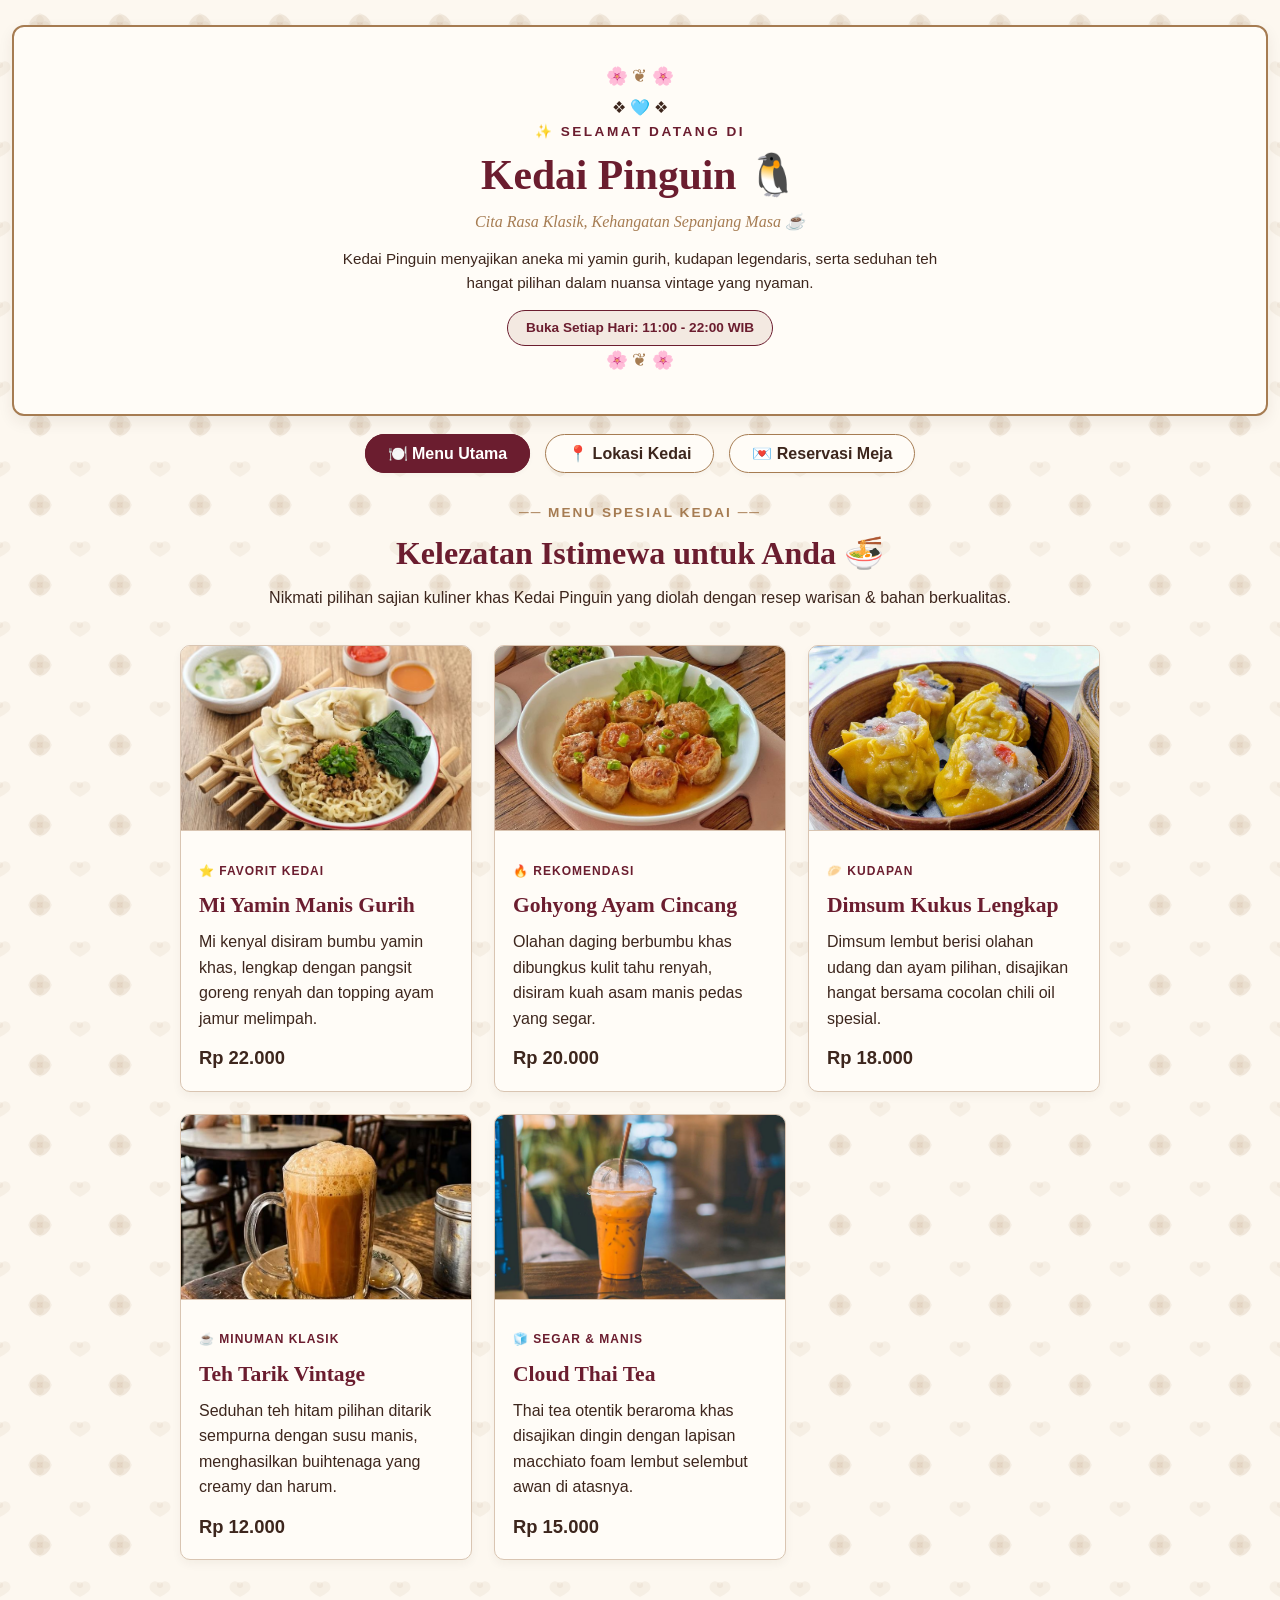
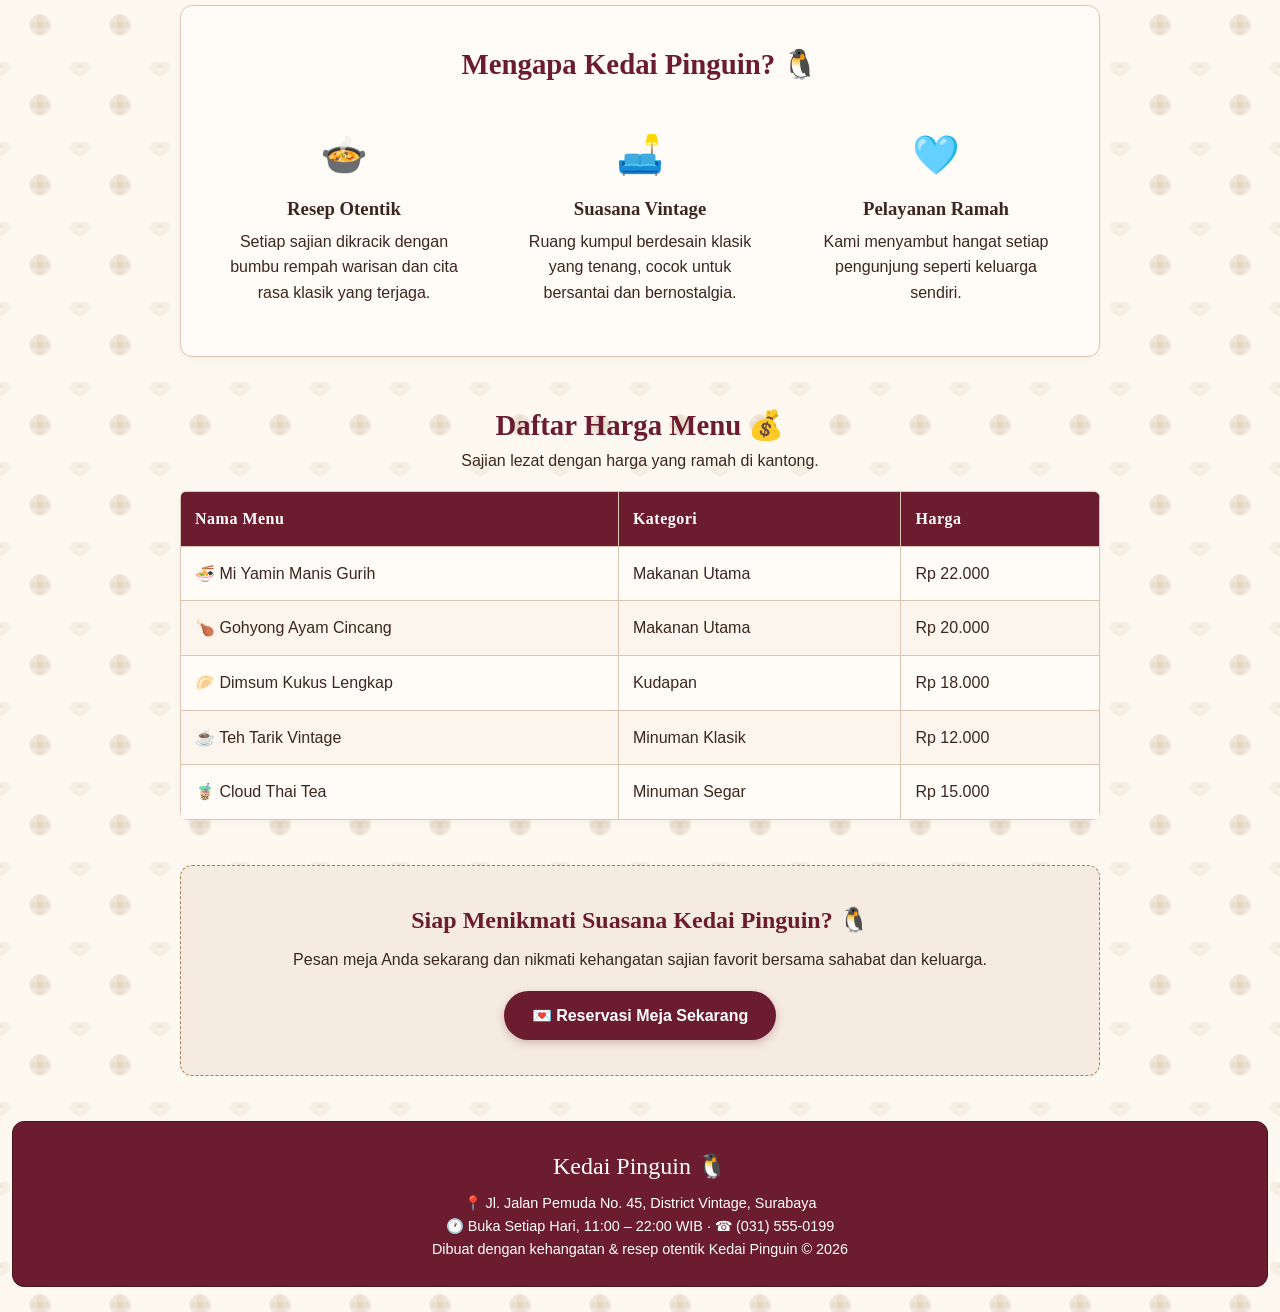
<file: index.html>
<!DOCTYPE html>
<html lang="id">

<head>
  <meta charset="UTF-8">
  <meta name="viewport" content="width=device-width, initial-scale=1.0">
  <title>Kedai Pinguin | Rasa Klasik & Kehangatan Vintage</title>
  <meta name="description" content="Kedai Pinguin — Sajian kuliner otentik dengan cita rasa vintage dan bahan segar.">
  <meta name="author" content="Kedai Pinguin">
  <link rel="stylesheet" href="style.css">
  <script src="script.js" defer></script>
</head>

<body>

  <!-- HEADER -->
  <header>
    <div class="header-ornament">❖ 🩵 ❖</div>
    <p class="welcome">✨ SELAMAT DATANG DI</p>
    <h1 id="site-name">
      <a href="index.html">Kedai Pinguin 🐧</a>
    </h1>
    <p id="tagline">Cita Rasa Klasik, Kehangatan Sepanjang Masa ☕</p>
    <p class="header-description">
      Kedai Pinguin menyajikan aneka mi yamin gurih, kudapan legendaris, serta seduhan teh hangat pilihan dalam nuansa vintage yang nyaman.
    </p>
    <p id="open-status" class="status-badge">Buka Setiap Hari: 11:00 - 22:00 WIB</p>
  </header>

  <!-- NAVIGATION -->
  <nav>
    <ul>
      <li><a class="current" href="index.html">🍽️ Menu Utama</a></li>
      <li><a href="location.html">📍 Lokasi Kedai</a></li>
      <li><a href="book.html">💌 Reservasi Meja</a></li>
    </ul>
  </nav>

  <!-- MAIN CONTENT -->
  <main>

    <!-- INTRO -->
    <section class="intro">
      <p class="small-title">── MENU SPESIAL KEDAI ──</p>
      <h2>Kelezatan Istimewa untuk Anda 🍜</h2>
      <p>Nikmati pilihan sajian kuliner khas Kedai Pinguin yang diolah dengan resep warisan & bahan berkualitas.</p>
    </section>

    <!-- MENU CARDS -->
    <div class="menu-container">

      <!-- MI YAMIN -->
      <div class="dish">
        <div class="dish-image">
          <img src="Mi yamin.jpeg" width="240" height="180" alt="Satu porsi Mi Yamin Kedai Pinguin">
        </div>
        <div class="dish-content">
          <span class="dish-tag">⭐ FAVORIT KEDAI</span>
          <h2>Mi Yamin Manis Gurih</h2>
          <p>Mi kenyal disiram bumbu yamin khas, lengkap dengan pangsit goreng renyah dan topping ayam jamur melimpah.</p>
          <p class="price">Rp 22.000</p>
        </div>
      </div>

      <!-- GOHYONG -->
      <div class="dish">
        <div class="dish-image">
          <img src="Gohyong.jpeg" width="240" height="180" alt="Gohyong goreng renyah khas Kedai Pinguin">
        </div>
        <div class="dish-content">
          <span class="dish-tag">🔥 REKOMENDASI</span>
          <h2>Gohyong Ayam Cincang</h2>
          <p>Olahan daging berbumbu khas dibungkus kulit tahu renyah, disiram kuah asam manis pedas yang segar.</p>
          <p class="price">Rp 20.000</p>
        </div>
      </div>

      <!-- DIMSUM -->
      <div class="dish">
        <div class="dish-image">
          <img src="Dimsum.jpeg" width="240" height="180" alt="Kukusan Dimsum hangat dalam wadah bambu">
        </div>
        <div class="dish-content">
          <span class="dish-tag">🥟 KUDAPAN</span>
          <h2>Dimsum Kukus Lengkap</h2>
          <p>Dimsum lembut berisi olahan udang dan ayam pilihan, disajikan hangat bersama cocolan chili oil spesial.</p>
          <p class="price">Rp 18.000</p>
        </div>
      </div>

      <!-- TEH TARIK -->
      <div class="dish">
        <div class="dish-image">
          <img src="Teh Tarik.jpeg" width="240" height="180" alt="Secangkir Teh Tarik hangat berbuih">
        </div>
        <div class="dish-content">
          <span class="dish-tag">☕ MINUMAN KLASIK</span>
          <h2>Teh Tarik Vintage</h2>
          <p>Seduhan teh hitam pilihan ditarik sempurna dengan susu manis, menghasilkan buihtenaga yang creamy dan harum.</p>
          <p class="price">Rp 12.000</p>
        </div>
      </div>

      <!-- CLOUD THAI TEA -->
      <div class="dish">
        <div class="dish-image">
          <img src="Cloud Thai Tea.jpeg" width="240" height="180" alt="Segelas Cloud Thai Tea dengan krim lembut">
        </div>
        <div class="dish-content">
          <span class="dish-tag">🧊 SEGAR & MANIS</span>
          <h2>Cloud Thai Tea</h2>
          <p>Thai tea otentik beraroma khas disajikan dingin dengan lapisan macchiato foam lembut selembut awan di atasnya.</p>
          <p class="price">Rp 15.000</p>
        </div>
      </div>

    </div>

    <!-- KEUNGGULAN KEDAI -->
    <section class="why-us">
      <h2>Mengapa Kedai Pinguin? 🐧</h2>
      <div class="features">
        <div class="feature">
          <span class="feature-icon">🍲</span>
          <h3>Resep Otentik</h3>
          <p>Setiap sajian dikracik dengan bumbu rempah warisan dan cita rasa klasik yang terjaga.</p>
        </div>
        <div class="feature">
          <span class="feature-icon">🛋️</span>
          <h3>Suasana Vintage</h3>
          <p>Ruang kumpul berdesain klasik yang tenang, cocok untuk bersantai dan bernostalgia.</p>
        </div>
        <div class="feature">
          <span class="feature-icon">🩵</span>
          <h3>Pelayanan Ramah</h3>
          <p>Kami menyambut hangat setiap pengunjung seperti keluarga sendiri.</p>
        </div>
      </div>
    </section>

    <!-- PRICE LIST TABLE -->
    <section class="price-section">
      <h2>Daftar Harga Menu 💰</h2>
      <p>Sajian lezat dengan harga yang ramah di kantong.</p>
      <table>
        <thead>
          <tr>
            <th>Nama Menu</th>
            <th>Kategori</th>
            <th>Harga</th>
          </tr>
        </thead>
        <tbody>
          <tr><td>🍜 Mi Yamin Manis Gurih</td><td>Makanan Utama</td><td>Rp 22.000</td></tr>
          <tr><td>🍗 Gohyong Ayam Cincang</td><td>Makanan Utama</td><td>Rp 20.000</td></tr>
          <tr><td>🥟 Dimsum Kukus Lengkap</td><td>Kudapan</td><td>Rp 18.000</td></tr>
          <tr><td>☕ Teh Tarik Vintage</td><td>Minuman Klasik</td><td>Rp 12.000</td></tr>
          <tr><td>🧋 Cloud Thai Tea</td><td>Minuman Segar</td><td>Rp 15.000</td></tr>
        </tbody>
      </table>
    </section>

    <!-- CALL TO ACTION -->
    <section class="cta">
      <h2>Siap Menikmati Suasana Kedai Pinguin? 🐧</h2>
      <p>Pesan meja Anda sekarang dan nikmati kehangatan sajian favorit bersama sahabat dan keluarga.</p>
      <a href="book.html" class="cta-button">💌 Reservasi Meja Sekarang</a>
    </section>

  </main>

  <!-- FOOTER -->
  <footer>
    <p class="footer-logo">Kedai Pinguin 🐧</p>
    <p>📍 Jl. Jalan Pemuda No. 45, District Vintage, Surabaya</p>
    <p>🕐 Buka Setiap Hari, 11:00 – 22:00 WIB · ☎ (031) 555-0199</p>
    <p class="copyright">Dibuat dengan kehangatan & resep otentik Kedai Pinguin © 2026</p>
  </footer>

</body>

</html>
</file>
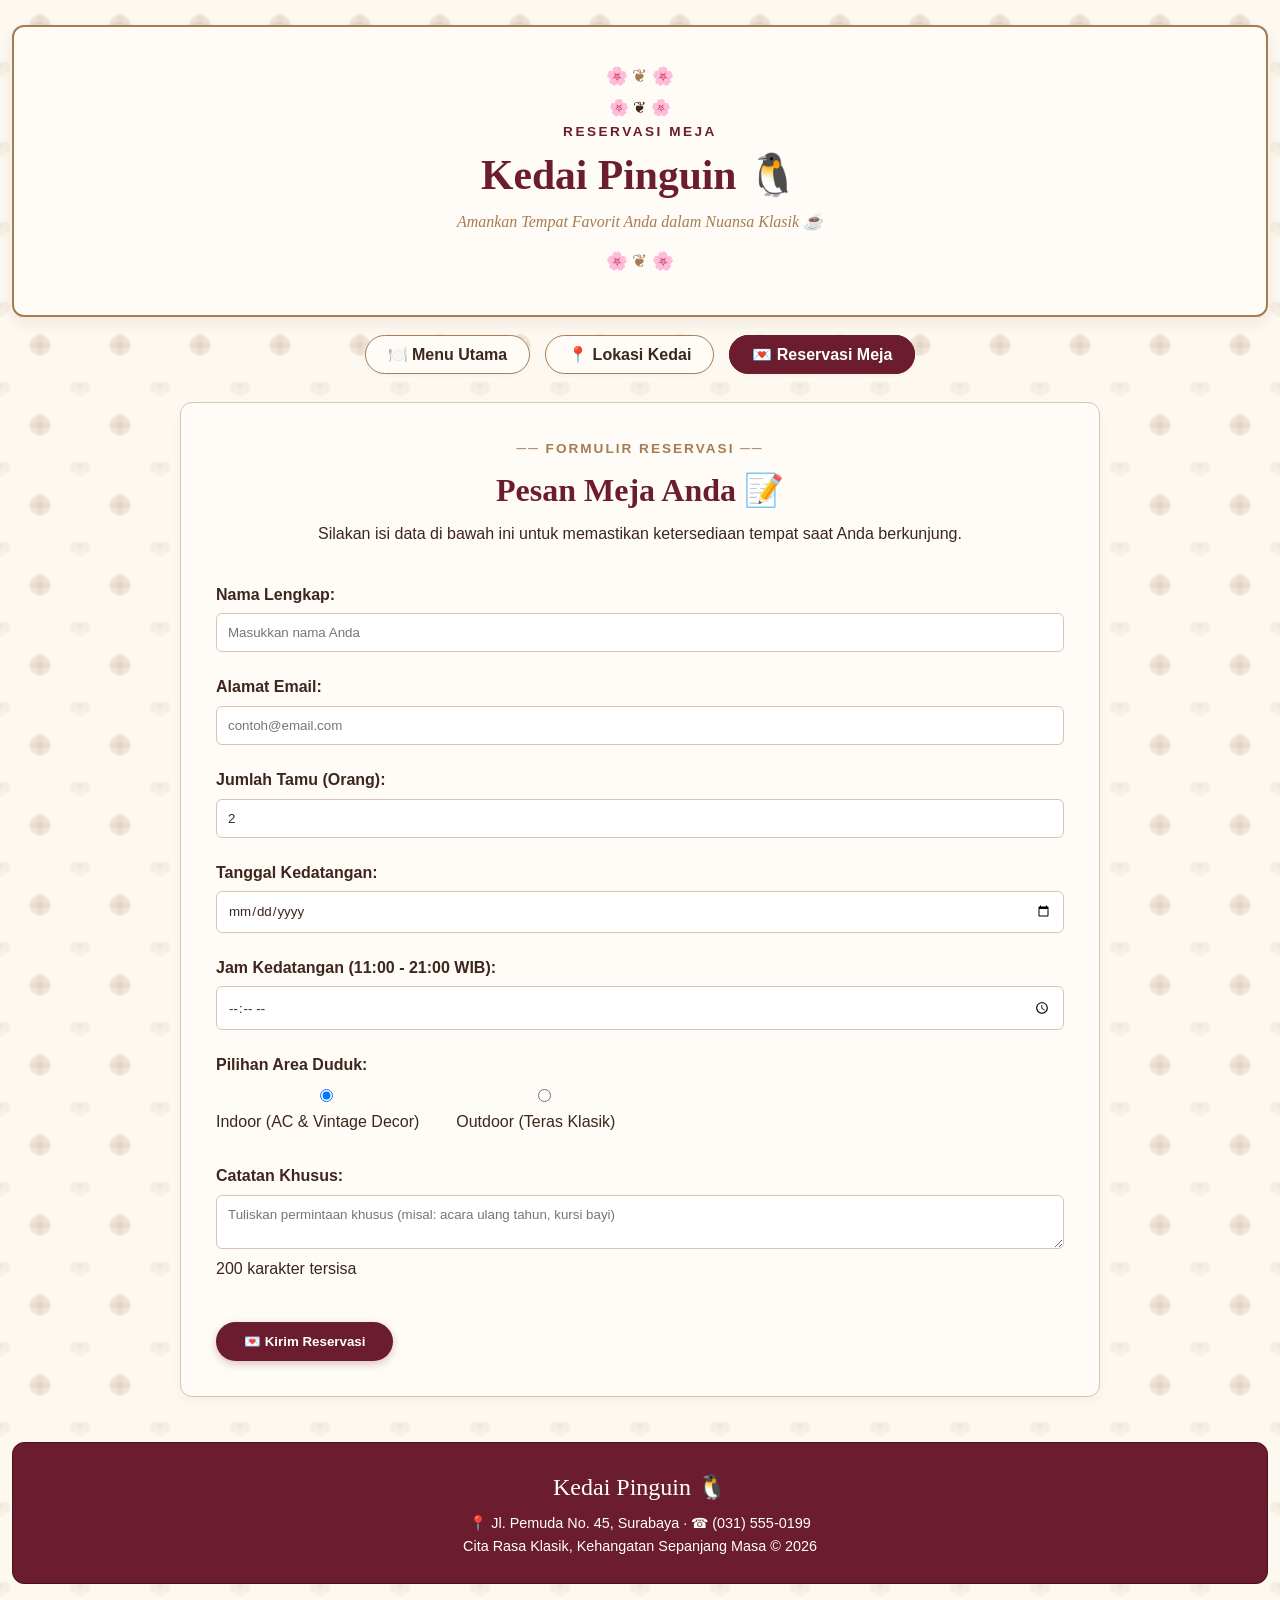
<file: book.html>
<!DOCTYPE html>
<html lang="id">

<head>
  <meta charset="UTF-8">
  <meta name="viewport" content="width=device-width, initial-scale=1.0">
  <title>Kedai Pinguin | Reservasi Meja</title>
  <link rel="stylesheet" href="style.css">
  <script src="script.js" defer></script>
</head>

<body>

  <!-- HEADER -->
  <header>
    <div class="header-ornament">🌸 ❦ 🌸</div>
    <p class="welcome">RESERVASI MEJA</p>
    <h1 id="site-name">
      <a href="index.html">Kedai Pinguin 🐧</a>
    </h1>
    <p id="tagline">Amankan Tempat Favorit Anda dalam Nuansa Klasik ☕</p>
  </header>

  <!-- NAVIGATION -->
  <nav>
    <ul>
      <li><a href="index.html">🍽️ Menu Utama</a></li>
      <li><a href="location.html">📍 Lokasi Kedai</a></li>
      <li><a class="current" href="book.html">💌 Reservasi Meja</a></li>
    </ul>
  </nav>

  <!-- MAIN CONTENT -->
  <main>
    <section class="booking-section">
      <div class="intro">
        <p class="small-title">── FORMULIR RESERVASI ──</p>
        <h2>Pesan Meja Anda 📝</h2>
        <p>Silakan isi data di bawah ini untuk memastikan ketersediaan tempat saat Anda berkunjung.</p>
      </div>

      <form id="booking-form">
        <div class="form-group">
          <label for="name">Nama Lengkap:</label>
          <input type="text" id="name" required placeholder="Masukkan nama Anda">
        </div>

        <div class="form-group">
          <label for="email">Alamat Email:</label>
          <input type="email" id="email" required placeholder="contoh@email.com">
        </div>

        <div class="form-group">
          <label for="party">Jumlah Tamu (Orang):</label>
          <input type="number" id="party" min="1" max="12" required value="2">
        </div>

        <div class="form-group">
          <label for="date">Tanggal Kedatangan:</label>
          <input type="date" id="date" required>
        </div>

        <div class="form-group">
          <label for="time">Jam Kedatangan (11:00 - 21:00 WIB):</label>
          <input type="time" id="time" min="11:00" max="21:00" required>
        </div>

        <div class="form-group">
          <label>Pilihan Area Duduk:</label>
          <div class="radio-group">
            <label><input type="radio" name="seating" id="indoor" value="indoor" checked> Indoor (AC & Vintage Decor)</label>
            <label><input type="radio" name="seating" id="outdoor" value="outdoor"> Outdoor (Teras Klasik)</label>
          </div>
          <p id="seating-note" class="info-note" hidden>⚠️ Area outdoor maksimal 6 orang & berada di ruang terbuka.</p>
        </div>

        <div class="form-group">
          <label for="requests">Catatan Khusus:</label>
          <textarea id="requests" maxlength="200" placeholder="Tuliskan permintaan khusus (misal: acara ulang tahun, kursi bayi)"></textarea>
          <span id="requests-count" class="char-count">200 karakter tersisa</span>
        </div>

        <p id="form-message" class="message-box"></p>

        <button type="submit" class="cta-button">💌 Kirim Reservasi</button>
      </form>
    </section>
  </main>

  <!-- FOOTER -->
  <footer>
    <p class="footer-logo">Kedai Pinguin 🐧</p>
    <p>📍 Jl. Pemuda No. 45, Surabaya · ☎ (031) 555-0199</p>
    <p class="copyright">Cita Rasa Klasik, Kehangatan Sepanjang Masa © 2026</p>
  </footer>

</body>

</html>
</file>
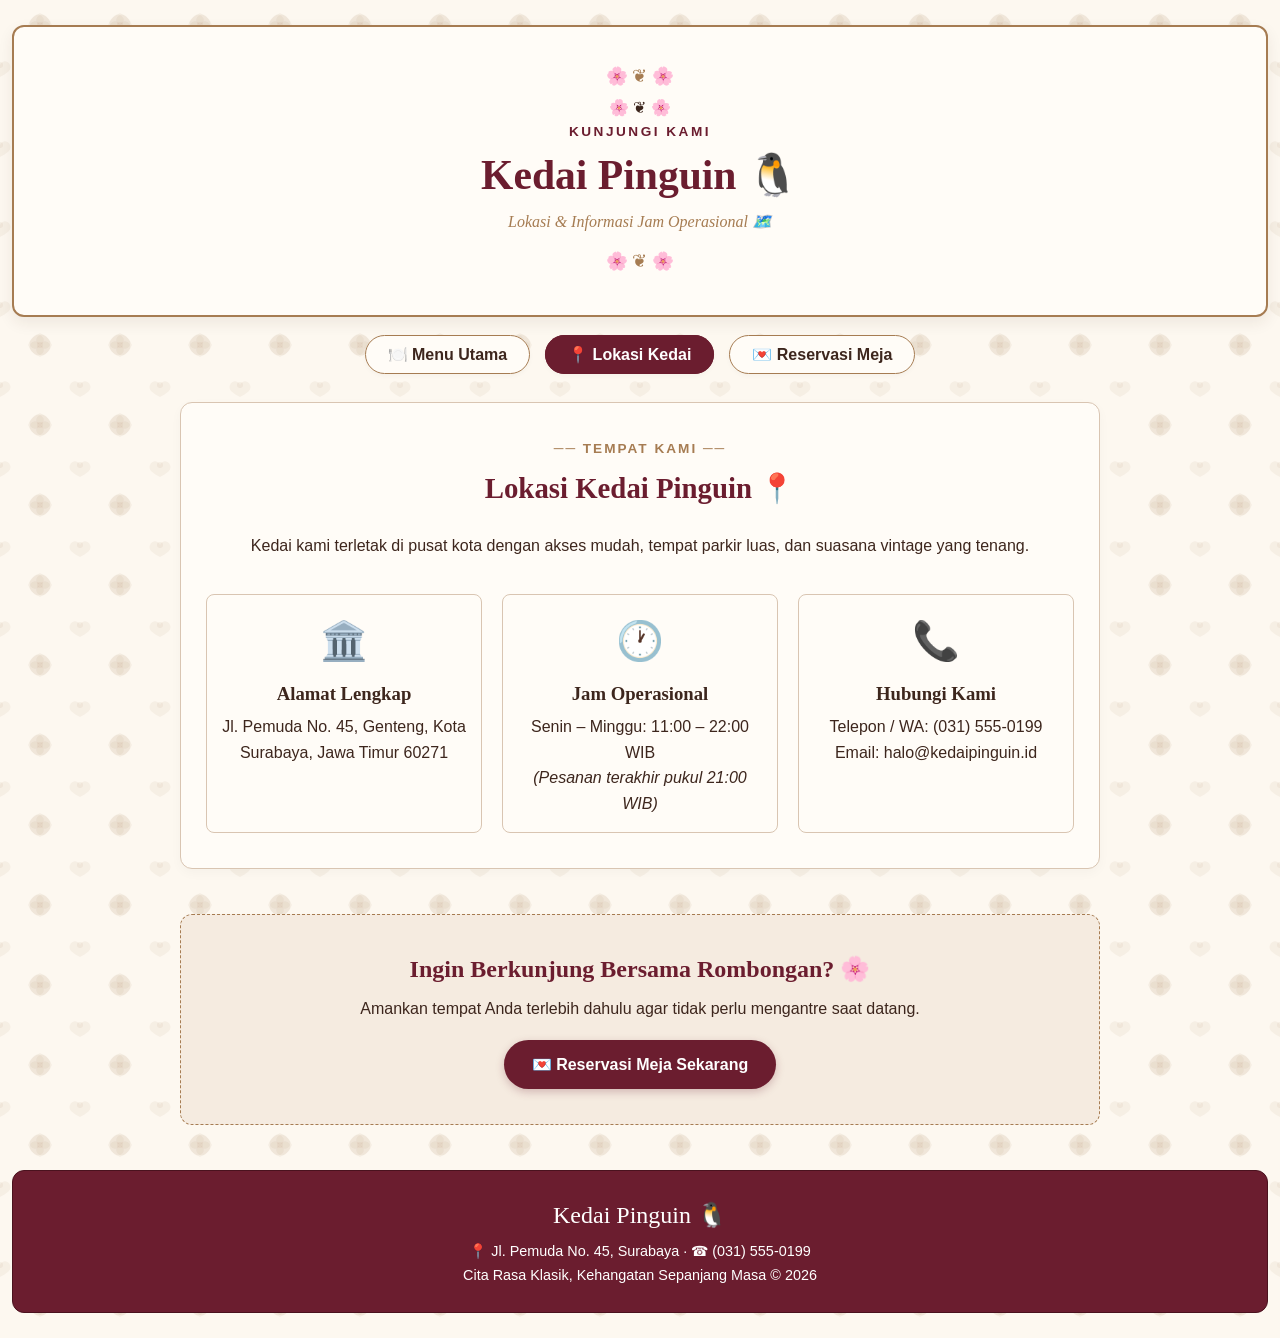
<file: location.html>
<!DOCTYPE html>
<html lang="id">

<head>
  <meta charset="UTF-8">
  <meta name="viewport" content="width=device-width, initial-scale=1.0">
  <title>Kedai Pinguin | Lokasi & Jam Buka</title>
  <link rel="stylesheet" href="style.css">
  <script src="script.js" defer></script>
</head>

<body>

  <!-- HEADER -->
  <header>
    <div class="header-ornament">🌸 ❦ 🌸</div>
    <p class="welcome">KUNJUNGI KAMI</p>
    <h1 id="site-name">
      <a href="index.html">Kedai Pinguin 🐧</a>
    </h1>
    <p id="tagline">Lokasi & Informasi Jam Operasional 🗺️</p>
  </header>

  <!-- NAVIGATION -->
  <nav>
    <ul>
      <li><a href="index.html">🍽️ Menu Utama</a></li>
      <li><a class="current" href="location.html">📍 Lokasi Kedai</a></li>
      <li><a href="book.html">💌 Reservasi Meja</a></li>
    </ul>
  </nav>

  <!-- MAIN CONTENT -->
  <main>
    <section class="why-us">
      <div class="intro">
        <p class="small-title">── TEMPAT KAMI ──</p>
        <h2>Lokasi Kedai Pinguin 📍</h2>
        <p>Kedai kami terletak di pusat kota dengan akses mudah, tempat parkir luas, dan suasana vintage yang tenang.</p>
      </div>

      <div class="features" style="margin-top: 25px;">
        <div class="feature" style="border: 1px solid var(--brown-soft); border-radius: 8px; background: var(--card-bg);">
          <span class="feature-icon">🏛️</span>
          <h3>Alamat Lengkap</h3>
          <p>Jl. Pemuda No. 45, Genteng, Kota Surabaya, Jawa Timur 60271</p>
        </div>

        <div class="feature" style="border: 1px solid var(--brown-soft); border-radius: 8px; background: var(--card-bg);">
          <span class="feature-icon">🕐</span>
          <h3>Jam Operasional</h3>
          <p>Senin – Minggu: 11:00 – 22:00 WIB<br><em>(Pesanan terakhir pukul 21:00 WIB)</em></p>
        </div>

        <div class="feature" style="border: 1px solid var(--brown-soft); border-radius: 8px; background: var(--card-bg);">
          <span class="feature-icon">📞</span>
          <h3>Hubungi Kami</h3>
          <p>Telepon / WA: (031) 555-0199<br>Email: halo@kedaipinguin.id</p>
        </div>
      </div>
    </section>

    <!-- PETUNJUK ARAH / CTA -->
    <section class="cta">
      <h2>Ingin Berkunjung Bersama Rombongan? 🌸</h2>
      <p>Amankan tempat Anda terlebih dahulu agar tidak perlu mengantre saat datang.</p>
      <a href="book.html" class="cta-button">💌 Reservasi Meja Sekarang</a>
    </section>
  </main>

  <!-- FOOTER -->
  <footer>
    <p class="footer-logo">Kedai Pinguin 🐧</p>
    <p>📍 Jl. Pemuda No. 45, Surabaya · ☎ (031) 555-0199</p>
    <p class="copyright">Cita Rasa Klasik, Kehangatan Sepanjang Masa © 2026</p>
  </footer>

</body>

</html>
</file>
<file: style.css>
/* ==========================================================================
   Kedai Pinguin - Vintage Floral, Maroon & Warm Brown Theme
   ========================================================================== */

:root {
  /* Palet Warna Utama */
  --bg-cream: #fdf8f0;             /* Krem lembut untuk latar belakang */
  --card-bg: #fffcf7;              /* Krem terang untuk kad & bekas */
  --primary-maroon: #6b1d2f;        /* Maroon klasik */
  --dark-maroon: #4a121e;           /* Maroon pekat untuk penegasan */
  --brown-dark: #3d261d;            /* Coklat tua untuk teks & border */
  --brown-light: #a67c52;           /* Coklat muda untuk elemen hiasan */
  --brown-soft: #d9c5b2;            /* Coklat muda lembut untuk garisan border */
  
  /* Font Vintage */
  --font-serif: "Georgia", "Times New Roman", serif;
  --font-sans: "Trebuchet MS", "Segoe UI", sans-serif;
}

* {
  box-sizing: border-box;
  margin: 0;
  padding: 0;
}

body {
  background-color: var(--bg-cream);
  /* Latar belakang ornamen bunga vintage menggunakan corak SVG yang halus */
  background-image: url('data:image/svg+xml;utf8,<svg xmlns="http://www.w3.org/2000/svg" width="80" height="80" viewBox="0 0 80 80"><g fill="%23a67c52" fill-opacity="0.08"><path d="M40 25c-2-5-8-5-10 0s3 8 10 12c7-4 12-7 10-12s-8-5-10 0z"/><path d="M40 25c-5-2-5-8 0-10s8 3 12 10c-4 7-7 12-12 10s-5-8 0-10z"/><path d="M40 25c2 5 8 5 10 0s-3-8-10-12c-7 4-12 7-10 12s8 5 10 0z"/><path d="M40 25c5 2 5 8 0 10s-8-3-12-10c4-7 7-12 12-10s5 8 0 10z"/><circle cx="40" cy="25" r="3"/><path d="M0 65c-2-5-8-5-10 0s3 8 10 12c7-4 12-7 10-12s-8-5-10 0z"/><circle cx="0" cy="65" r="3"/><path d="M80 65c-2-5-8-5-10 0s3 8 10 12c7-4 12-7 10-12s-8-5-10 0z"/><circle cx="80" cy="65" r="3"/></g></svg>');
  background-repeat: repeat;
  color: var(--brown-dark);
  font-family: var(--font-sans);
  line-height: 1.6;
  padding: 25px 12px;
}

/* HEADER */
header {
  text-align: center;
  padding: 35px 20px;
  background-color: var(--card-bg);
  border: 2px solid var(--brown-light);
  border-radius: 12px;
  margin-bottom: 25px;
  box-shadow: 0 6px 15px rgba(61, 38, 29, 0.08);
  position: relative;
}

/* Hiasan Bunga pada Header */
header::before, header::after {
  content: "🌸 ❦ 🌸";
  font-size: 1.1rem;
  color: var(--brown-light);
  display: block;
  margin-bottom: 5px;
}

.welcome {
  font-size: 0.85rem;
  letter-spacing: 2.5px;
  color: var(--primary-maroon);
  font-weight: bold;
}

#site-name a {
  font-family: var(--font-serif);
  font-size: 2.6rem;
  color: var(--primary-maroon);
  text-decoration: none;
  font-weight: bold;
}

#tagline {
  font-style: italic;
  color: var(--brown-light);
  margin-bottom: 12px;
  font-family: var(--font-serif);
}

.header-description {
  max-width: 620px;
  margin: 0 auto;
  font-size: 0.95rem;
  color: var(--brown-dark);
}

.status-badge {
  display: inline-block;
  margin-top: 15px;
  padding: 6px 18px;
  border-radius: 20px;
  font-weight: bold;
  font-size: 0.85rem;
  background-color: #f3e9e1;
  color: var(--primary-maroon);
  border: 1px solid var(--primary-maroon);
}

.status-badge.closed {
  background-color: #fbebee;
  color: var(--dark-maroon);
  border-color: var(--dark-maroon);
}

/* NAVIGATION */
nav ul {
  list-style: none;
  display: flex;
  justify-content: center;
  gap: 15px;
  margin-bottom: 35px;
  flex-wrap: wrap;
}

nav a {
  text-decoration: none;
  color: var(--brown-dark);
  padding: 10px 22px;
  border: 1.5px solid var(--brown-light);
  border-radius: 25px;
  background-color: var(--card-bg);
  font-weight: bold;
  transition: all 0.3s ease;
  box-shadow: 0 2px 5px rgba(0,0,0,0.03);
}

nav a:hover, nav a.current {
  background-color: var(--primary-maroon);
  color: #ffffff;
  border-color: var(--primary-maroon);
}

/* MAIN CONTENT */
main {
  max-width: 920px;
  margin: 0 auto;
}

.intro {
  text-align: center;
  margin-bottom: 35px;
}

.small-title {
  color: var(--brown-light);
  letter-spacing: 2px;
  font-weight: bold;
  font-size: 0.85rem;
}

.intro h2 {
  font-family: var(--font-serif);
  color: var(--primary-maroon);
  font-size: 2rem;
  margin: 5px 0;
}

/* MENU GRID */
.menu-container {
  display: grid;
  grid-template-columns: repeat(auto-fit, minmax(260px, 1fr));
  gap: 22px;
  margin-bottom: 45px;
}

.dish {
  background-color: var(--card-bg);
  border: 1px solid var(--brown-soft);
  border-radius: 10px;
  overflow: hidden;
  box-shadow: 0 4px 10px rgba(61, 38, 29, 0.05);
  transition: transform 0.2s ease, box-shadow 0.2s ease;
}

.dish:hover {
  transform: translateY(-5px);
  box-shadow: 0 8px 18px rgba(107, 29, 47, 0.12);
  border-color: var(--brown-light);
}

.dish-image img {
  width: 100%;
  height: 185px;
  object-fit: cover;
  border-bottom: 1px solid var(--brown-soft);
}

.dish-content {
  padding: 18px;
}

.dish-tag {
  font-size: 0.75rem;
  color: var(--primary-maroon);
  font-weight: bold;
  letter-spacing: 1px;
}

.dish h2 {
  font-family: var(--font-serif);
  font-size: 1.35rem;
  color: var(--primary-maroon);
  margin: 6px 0;
}

.price {
  font-weight: bold;
  font-size: 1.15rem;
  color: var(--brown-dark);
  margin-top: 12px;
}

/* FEATURES SECTION */
.why-us {
  background-color: var(--card-bg);
  padding: 35px 25px;
  border-radius: 12px;
  border: 1px solid var(--brown-soft);
  text-align: center;
  margin-bottom: 45px;
  box-shadow: 0 4px 12px rgba(0,0,0,0.03);
}

.why-us h2 {
  font-family: var(--font-serif);
  color: var(--primary-maroon);
  margin-bottom: 22px;
  font-size: 1.8rem;
}

.features {
  display: flex;
  gap: 20px;
  flex-wrap: wrap;
  justify-content: center;
}

.feature {
  flex: 1;
  min-width: 220px;
  padding: 15px;
}

.feature-icon {
  font-size: 2.4rem;
  display: block;
  margin-bottom: 8px;
}

.feature h3 {
  color: var(--brown-dark);
  font-family: var(--font-serif);
  margin-bottom: 5px;
}

/* TABLE SECTION */
.price-section {
  margin-bottom: 45px;
  text-align: center;
}

.price-section h2 {
  font-family: var(--font-serif);
  color: var(--primary-maroon);
  font-size: 1.8rem;
}

table {
  width: 100%;
  border-collapse: collapse;
  margin-top: 18px;
  background-color: var(--card-bg);
  border-radius: 8px;
  overflow: hidden;
  box-shadow: 0 2px 8px rgba(0,0,0,0.04);
}

th, td {
  padding: 14px;
  border: 1px solid var(--brown-soft);
  text-align: left;
}

th {
  background-color: var(--primary-maroon);
  color: #ffffff;
  font-family: var(--font-serif);
  letter-spacing: 0.5px;
}

tr:nth-child(even) {
  background-color: #fbf5ed;
}

/* CALL TO ACTION */
.cta {
  text-align: center;
  padding: 35px 20px;
  background-color: #f5ebe0;
  border-radius: 12px;
  border: 1.5px dashed var(--brown-light);
  margin-bottom: 45px;
}

.cta h2 {
  font-family: var(--font-serif);
  color: var(--primary-maroon);
  margin-bottom: 8px;
}

.cta-button {
  display: inline-block;
  margin-top: 18px;
  background-color: var(--primary-maroon);
  color: #ffffff;
  padding: 12px 28px;
  text-decoration: none;
  border-radius: 25px;
  font-weight: bold;
  border: none;
  cursor: pointer;
  box-shadow: 0 3px 8px rgba(107, 29, 47, 0.25);
  transition: background-color 0.3s ease;
}

.cta-button:hover {
  background-color: var(--dark-maroon);
}

/* FORM STYLES (book.html) */
.booking-section {
  background-color: var(--card-bg);
  padding: 35px;
  border-radius: 12px;
  border: 1px solid var(--brown-soft);
  box-shadow: 0 4px 12px rgba(0,0,0,0.04);
}

.form-group {
  margin-bottom: 22px;
}

label {
  display: block;
  font-weight: bold;
  margin-bottom: 6px;
  color: var(--brown-dark);
}

input, textarea {
  width: 100%;
  padding: 11px;
  border: 1px solid var(--brown-soft);
  border-radius: 6px;
  background-color: #ffffff;
  font-family: inherit;
  color: var(--brown-dark);
}

input:focus, textarea:focus {
  outline: none;
  border-color: var(--primary-maroon);
  box-shadow: 0 0 5px rgba(107, 29, 47, 0.2);
}

.radio-group label {
  display: inline-block;
  margin-right: 15px;
  font-weight: normal;
}

.info-note {
  color: var(--primary-maroon);
  font-size: 0.88rem;
  margin-top: 6px;
}

.message-box {
  font-weight: bold;
  color: var(--primary-maroon);
  margin: 12px 0;
}

/* FOOTER */
footer {
  text-align: center;
  padding: 25px 20px;
  background-color: var(--primary-maroon);
  color: #ffffff;
  border-radius: 12px;
  margin-top: 45px;
  font-size: 0.9rem;
  border: 1px solid var(--dark-maroon);
}

.footer-logo {
  font-family: var(--font-serif);
  font-size: 1.5rem;
  margin-bottom: 6px;
}
</file>
